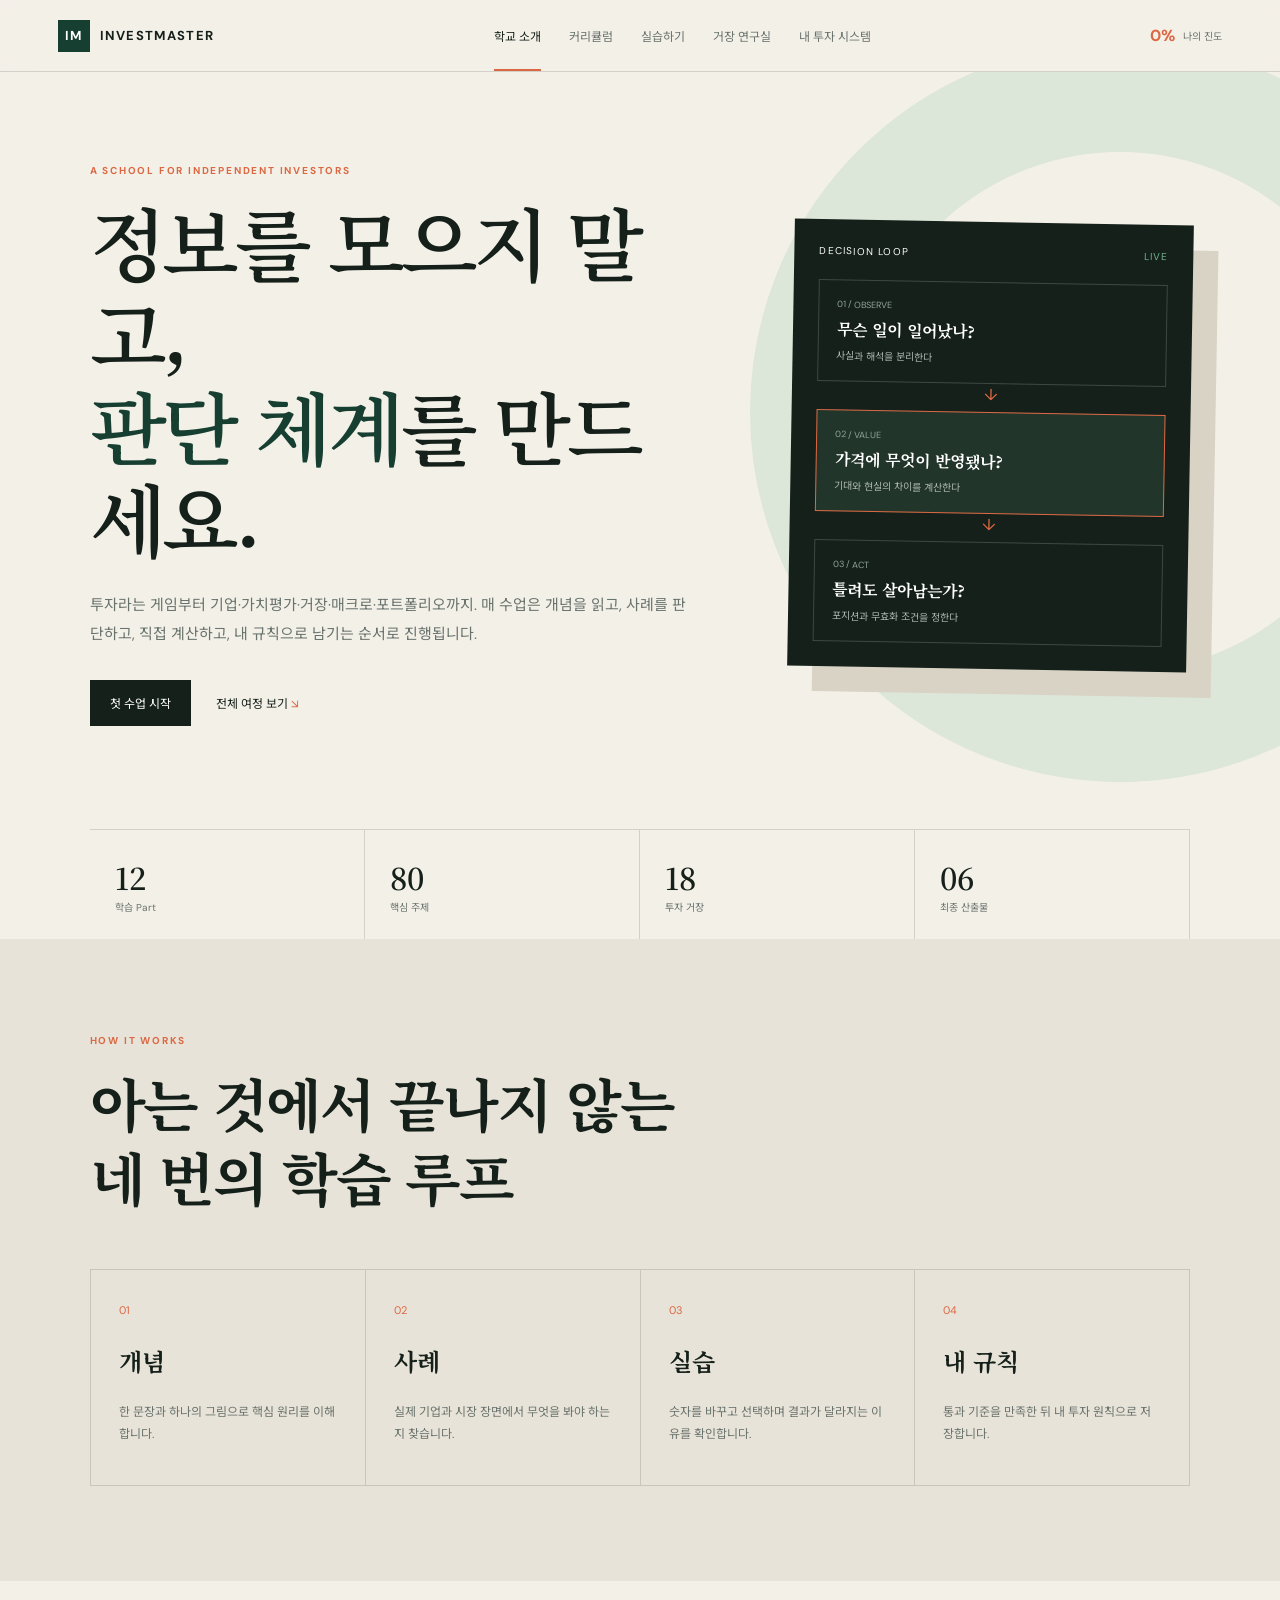
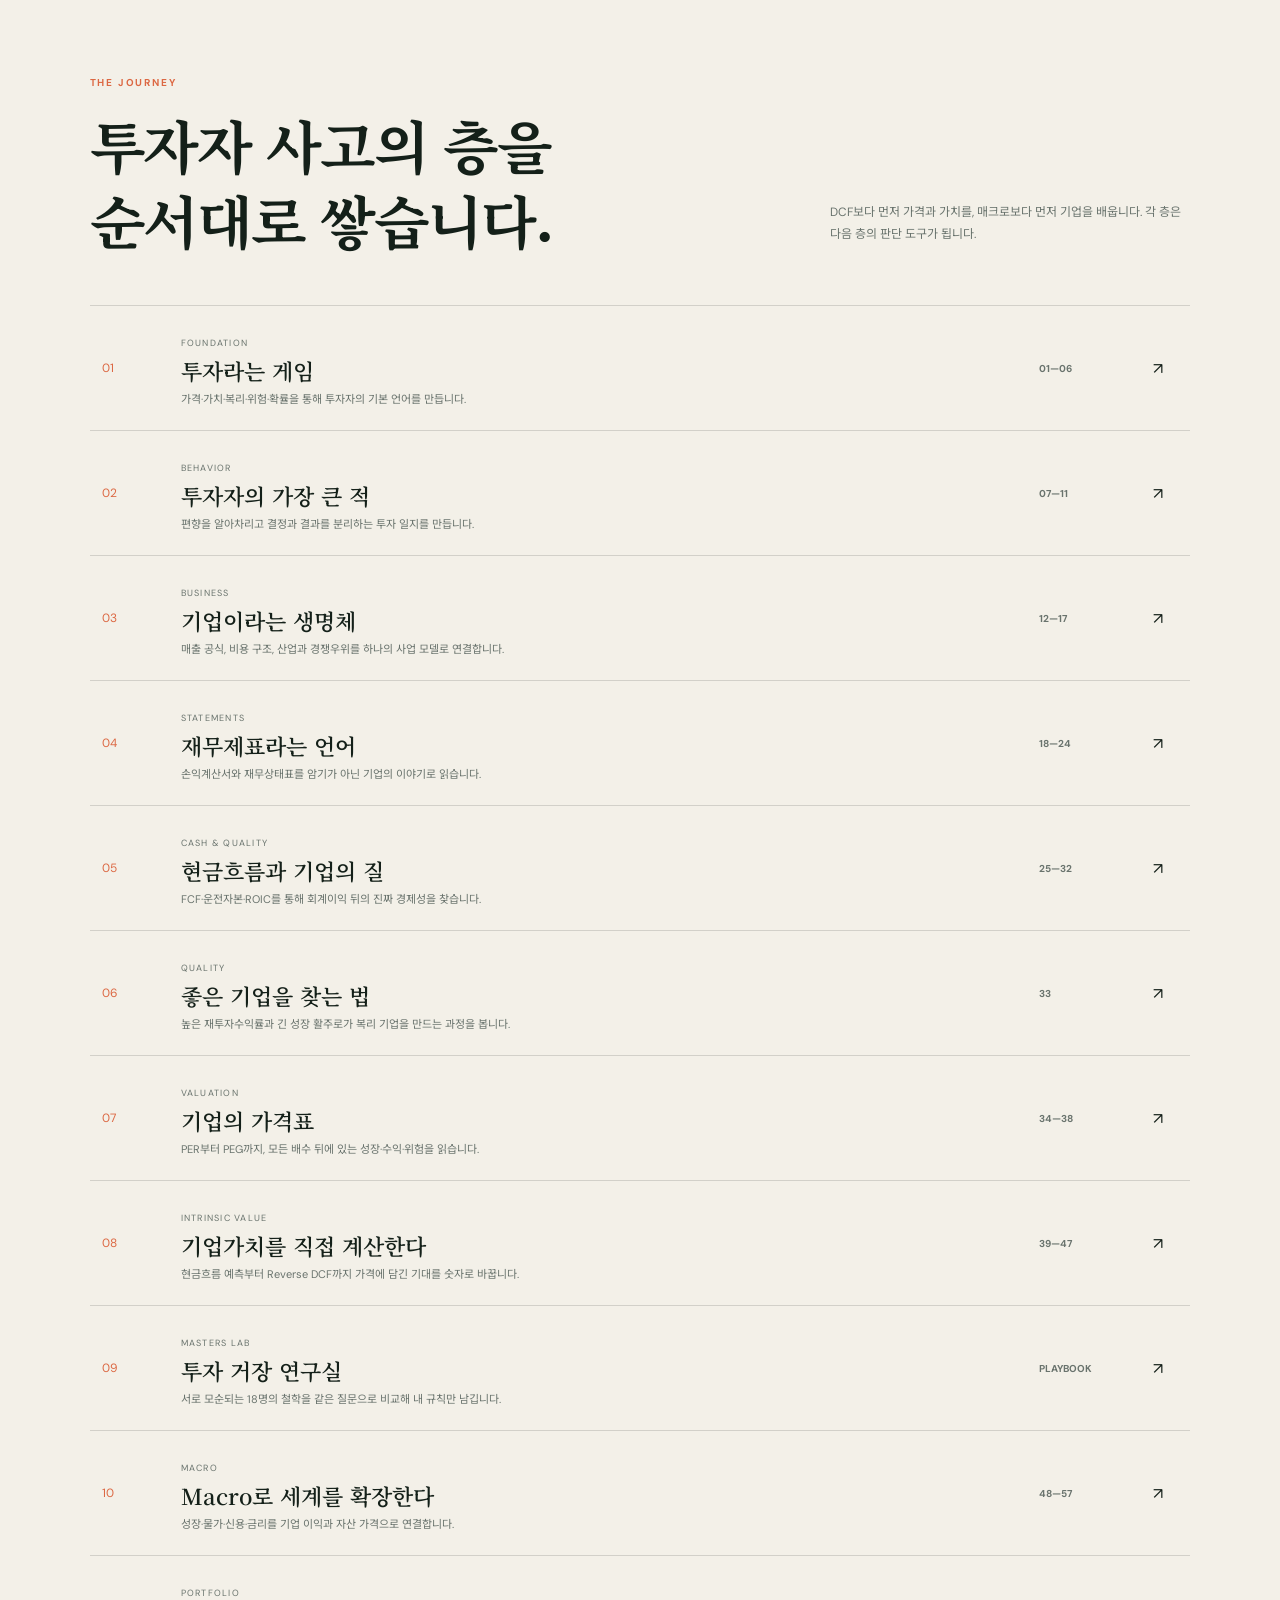
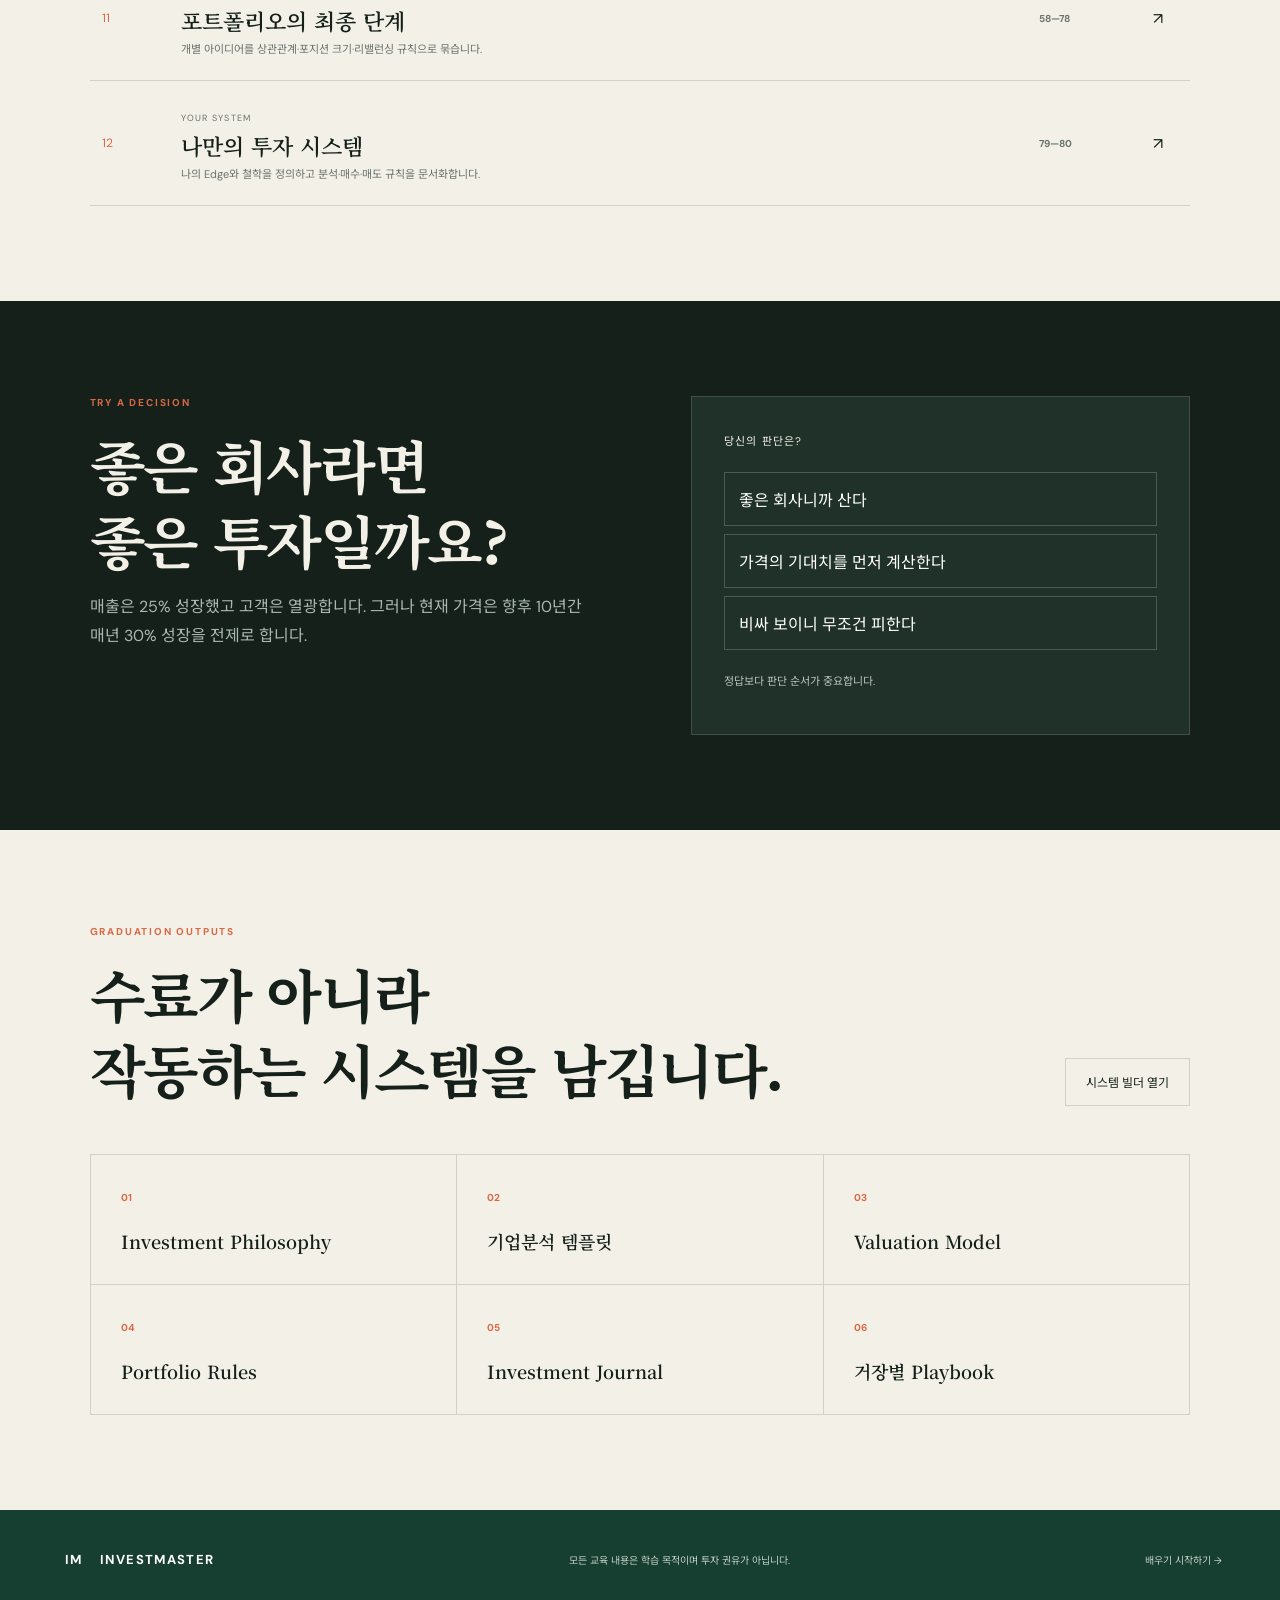
<file: investmaster/index.html>
<!doctype html>
<html lang="ko"><head><meta charset="utf-8"><meta name="viewport" content="width=device-width,initial-scale=1"><meta name="description" content="기업, 가치평가, 거시경제, 포트폴리오를 자기만의 투자 시스템으로 연결하는 인터랙티브 투자학교"><title>InvestMaster — 생각하는 투자자의 학교</title><link rel="preconnect" href="https://fonts.googleapis.com"><link rel="preconnect" href="https://fonts.gstatic.com" crossorigin><link href="https://fonts.googleapis.com/css2?family=DM+Sans:wght@400;500;600;700&family=Noto+Sans+KR:wght@400;500;600;700&family=Noto+Serif+KR:wght@600;700&display=swap" rel="stylesheet"><link rel="stylesheet" href="styles.css"></head>
<body>
<header class="topbar"><a class="brand" href="index.html"><span>IM</span><b>INVESTMASTER</b></a><nav><a class="active" href="index.html">학교 소개</a><a href="curriculum.html">커리큘럼</a><a href="practice.html">실습하기</a><a href="masters.html">거장 연구실</a><a href="system.html">내 투자 시스템</a></nav><a class="progress-pill" href="curriculum.html"><b data-global-progress>0%</b><span>나의 진도</span></a></header>
<main>
<section class="home-hero"><div class="hero-copy"><p class="eyebrow">A SCHOOL FOR INDEPENDENT INVESTORS</p><h1>정보를 모으지 말고,<br><em>판단 체계</em>를 만드세요.</h1><p class="lead">투자라는 게임부터 기업·가치평가·거장·매크로·포트폴리오까지. 매 수업은 개념을 읽고, 사례를 판단하고, 직접 계산하고, 내 규칙으로 남기는 순서로 진행됩니다.</p><div class="hero-actions"><a class="button primary" href="curriculum.html?part=1">첫 수업 시작</a><a class="text-link" href="#journey">전체 여정 보기 <span>↘</span></a></div></div><div class="hero-board" aria-label="투자 판단 과정"><div class="board-top"><span>DECISION LOOP</span><i>LIVE</i></div><div class="loop-node"><small>01 / OBSERVE</small><b>무슨 일이 일어났나?</b><span>사실과 해석을 분리한다</span></div><div class="loop-arrow">↓</div><div class="loop-node accent"><small>02 / VALUE</small><b>가격에 무엇이 반영됐나?</b><span>기대와 현실의 차이를 계산한다</span></div><div class="loop-arrow">↓</div><div class="loop-node"><small>03 / ACT</small><b>틀려도 살아남는가?</b><span>포지션과 무효화 조건을 정한다</span></div></div><div class="hero-stats"><div><b>12</b><span>학습 Part</span></div><div><b>80</b><span>핵심 주제</span></div><div><b>18</b><span>투자 거장</span></div><div><b>06</b><span>최종 산출물</span></div></div></section>
<section class="principles band"><p class="eyebrow">HOW IT WORKS</p><h2>아는 것에서 끝나지 않는<br>네 번의 학습 루프</h2><div class="principle-grid"><article><i>01</i><h3>개념</h3><p>한 문장과 하나의 그림으로 핵심 원리를 이해합니다.</p></article><article><i>02</i><h3>사례</h3><p>실제 기업과 시장 장면에서 무엇을 봐야 하는지 찾습니다.</p></article><article><i>03</i><h3>실습</h3><p>숫자를 바꾸고 선택하며 결과가 달라지는 이유를 확인합니다.</p></article><article><i>04</i><h3>내 규칙</h3><p>통과 기준을 만족한 뒤 내 투자 원칙으로 저장합니다.</p></article></div></section>
<section class="journey section" id="journey"><div class="section-head"><div><p class="eyebrow">THE JOURNEY</p><h2>투자자 사고의 층을<br>순서대로 쌓습니다.</h2></div><p>DCF보다 먼저 가격과 가치를, 매크로보다 먼저 기업을 배웁니다. 각 층은 다음 층의 판단 도구가 됩니다.</p></div><div class="journey-list" id="journeyList"></div></section>
<section class="case-stage band dark"><div><p class="eyebrow">TRY A DECISION</p><h2>좋은 회사라면<br>좋은 투자일까요?</h2><p>매출은 25% 성장했고 고객은 열광합니다. 그러나 현재 가격은 향후 10년간 매년 30% 성장을 전제로 합니다.</p></div><div class="decision-card"><span>당신의 판단은?</span><div class="decision-options"><button data-decision="buy">좋은 회사니까 산다</button><button data-decision="wait">가격의 기대치를 먼저 계산한다</button><button data-decision="avoid">비싸 보이니 무조건 피한다</button></div><p id="decisionFeedback">정답보다 판단 순서가 중요합니다.</p></div></section>
<section class="outputs section"><div class="section-head"><div><p class="eyebrow">GRADUATION OUTPUTS</p><h2>수료가 아니라<br>작동하는 시스템을 남깁니다.</h2></div><a class="button outline" href="system.html">시스템 빌더 열기</a></div><div class="output-grid"><article><b>01</b><span>Investment Philosophy</span></article><article><b>02</b><span>기업분석 템플릿</span></article><article><b>03</b><span>Valuation Model</span></article><article><b>04</b><span>Portfolio Rules</span></article><article><b>05</b><span>Investment Journal</span></article><article><b>06</b><span>거장별 Playbook</span></article></div></section>
</main><footer><div class="brand"><span>IM</span><b>INVESTMASTER</b></div><p>모든 교육 내용은 학습 목적이며 투자 권유가 아닙니다.</p><a href="curriculum.html">배우기 시작하기 →</a></footer><script src="data.js"></script><script src="app.js"></script></body></html>
</file>
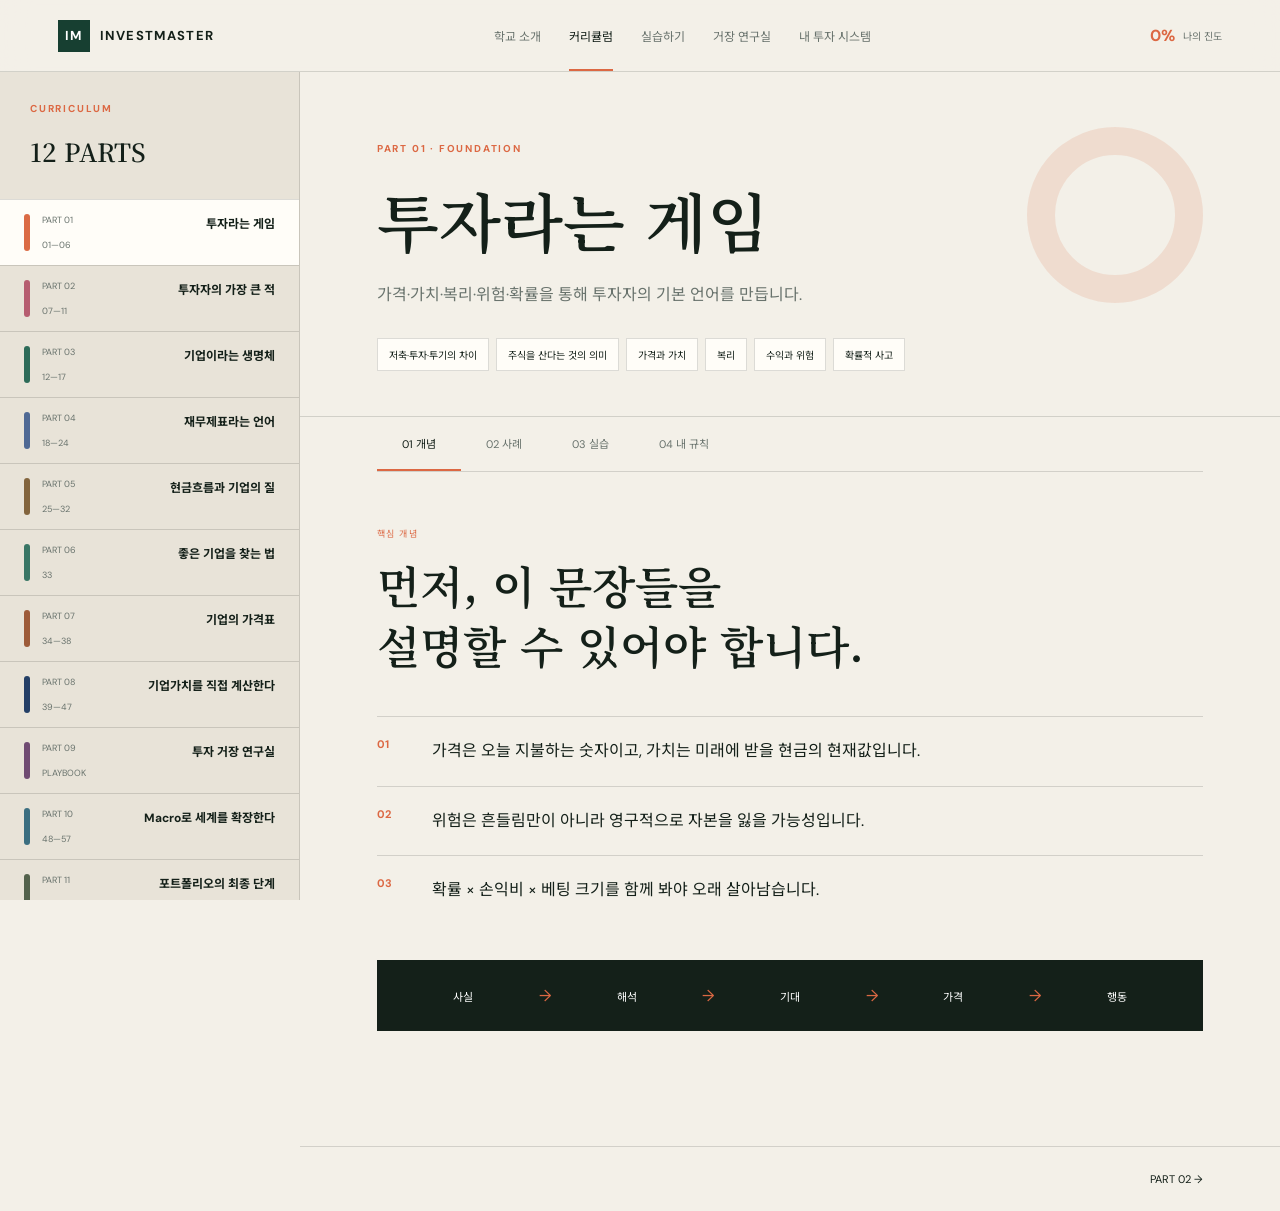
<file: investmaster/curriculum.html>
<!doctype html><html lang="ko"><head><meta charset="utf-8"><meta name="viewport" content="width=device-width,initial-scale=1"><title>커리큘럼 — InvestMaster</title><link rel="preconnect" href="https://fonts.googleapis.com"><link rel="preconnect" href="https://fonts.gstatic.com" crossorigin><link href="https://fonts.googleapis.com/css2?family=DM+Sans:wght@400;500;600;700&family=Noto+Sans+KR:wght@400;500;600;700&family=Noto+Serif+KR:wght@600;700&display=swap" rel="stylesheet"><link rel="stylesheet" href="styles.css"></head><body>
<header class="topbar"><a class="brand" href="index.html"><span>IM</span><b>INVESTMASTER</b></a><nav><a href="index.html">학교 소개</a><a class="active" href="curriculum.html">커리큘럼</a><a href="practice.html">실습하기</a><a href="masters.html">거장 연구실</a><a href="system.html">내 투자 시스템</a></nav><a class="progress-pill" href="#lesson"><b data-global-progress>0%</b><span>나의 진도</span></a></header>
<main class="course-shell"><aside class="course-nav"><div><p class="eyebrow">CURRICULUM</p><h2>12 PARTS</h2></div><div id="partNav"></div></aside><div class="course-main"><section class="course-hero" id="courseHero"></section><section class="lesson-workspace" id="lesson"><div class="lesson-tabs" role="tablist"><button class="active" data-tab="concept">01 개념</button><button data-tab="case">02 사례</button><button data-tab="practice">03 실습</button><button data-tab="rule">04 내 규칙</button></div><div id="lessonPanel"></div></section><div class="course-pager" id="coursePager"></div></div></main>
<script src="data.js"></script><script src="app.js"></script><script src="curriculum.js"></script></body></html>
</file>
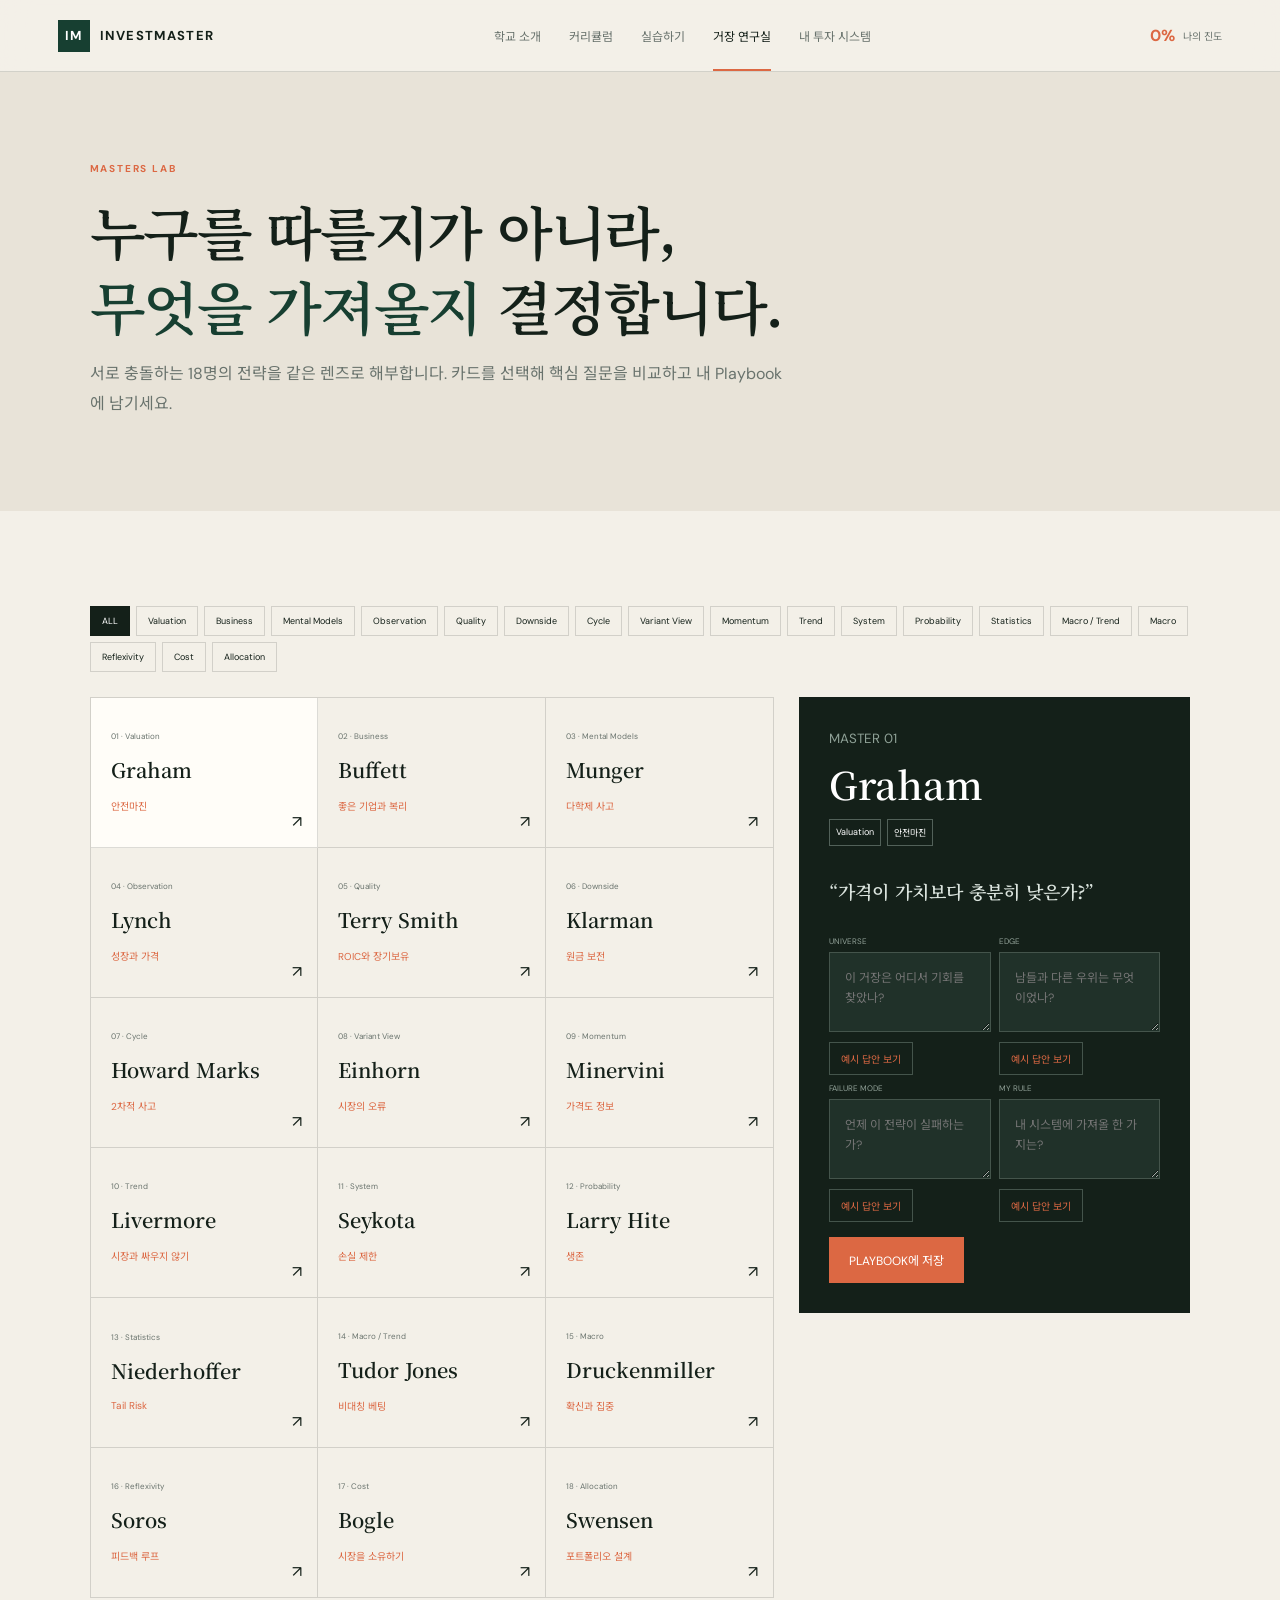
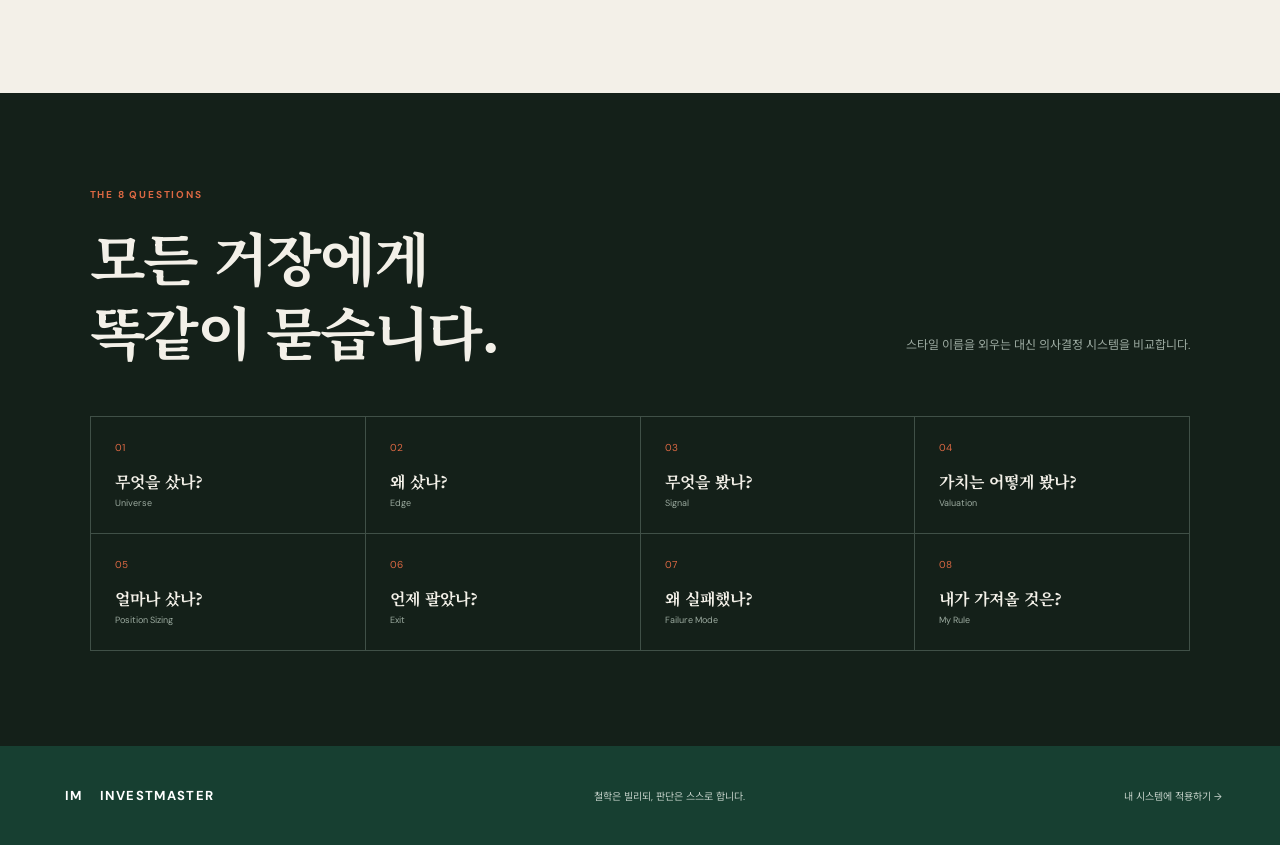
<file: investmaster/masters.html>
<!doctype html><html lang="ko"><head><meta charset="utf-8"><meta name="viewport" content="width=device-width,initial-scale=1"><title>거장 연구실 — InvestMaster</title><link rel="preconnect" href="https://fonts.googleapis.com"><link rel="preconnect" href="https://fonts.gstatic.com" crossorigin><link href="https://fonts.googleapis.com/css2?family=DM+Sans:wght@400;500;600;700&family=Noto+Sans+KR:wght@400;500;600;700&family=Noto+Serif+KR:wght@600;700&display=swap" rel="stylesheet"><link rel="stylesheet" href="styles.css"></head><body>
<header class="topbar"><a class="brand" href="index.html"><span>IM</span><b>INVESTMASTER</b></a><nav><a href="index.html">학교 소개</a><a href="curriculum.html">커리큘럼</a><a href="practice.html">실습하기</a><a class="active" href="masters.html">거장 연구실</a><a href="system.html">내 투자 시스템</a></nav><a class="progress-pill" href="curriculum.html"><b data-global-progress>0%</b><span>나의 진도</span></a></header>
<main><section class="sub-hero masters-hero"><p class="eyebrow">MASTERS LAB</p><h1>누구를 따를지가 아니라,<br><em>무엇을 가져올지</em> 결정합니다.</h1><p>서로 충돌하는 18명의 전략을 같은 렌즈로 해부합니다. 카드를 선택해 핵심 질문을 비교하고 내 Playbook에 남기세요.</p></section>
<section class="master-lab section"><div class="master-filters" id="masterFilters"></div><div class="master-layout"><div class="master-grid" id="masterGrid"></div><aside class="master-detail" id="masterDetail"></aside></div></section>
<section class="matrix-section band dark"><div class="section-head"><div><p class="eyebrow">THE 8 QUESTIONS</p><h2>모든 거장에게<br>똑같이 묻습니다.</h2></div><p>스타일 이름을 외우는 대신 의사결정 시스템을 비교합니다.</p></div><div class="question-grid" id="questionGrid"></div></section></main>
<footer><div class="brand"><span>IM</span><b>INVESTMASTER</b></div><p>철학은 빌리되, 판단은 스스로 합니다.</p><a href="system.html">내 시스템에 적용하기 →</a></footer><script src="data.js"></script><script src="app.js"></script><script src="masters.js"></script></body></html>
</file>
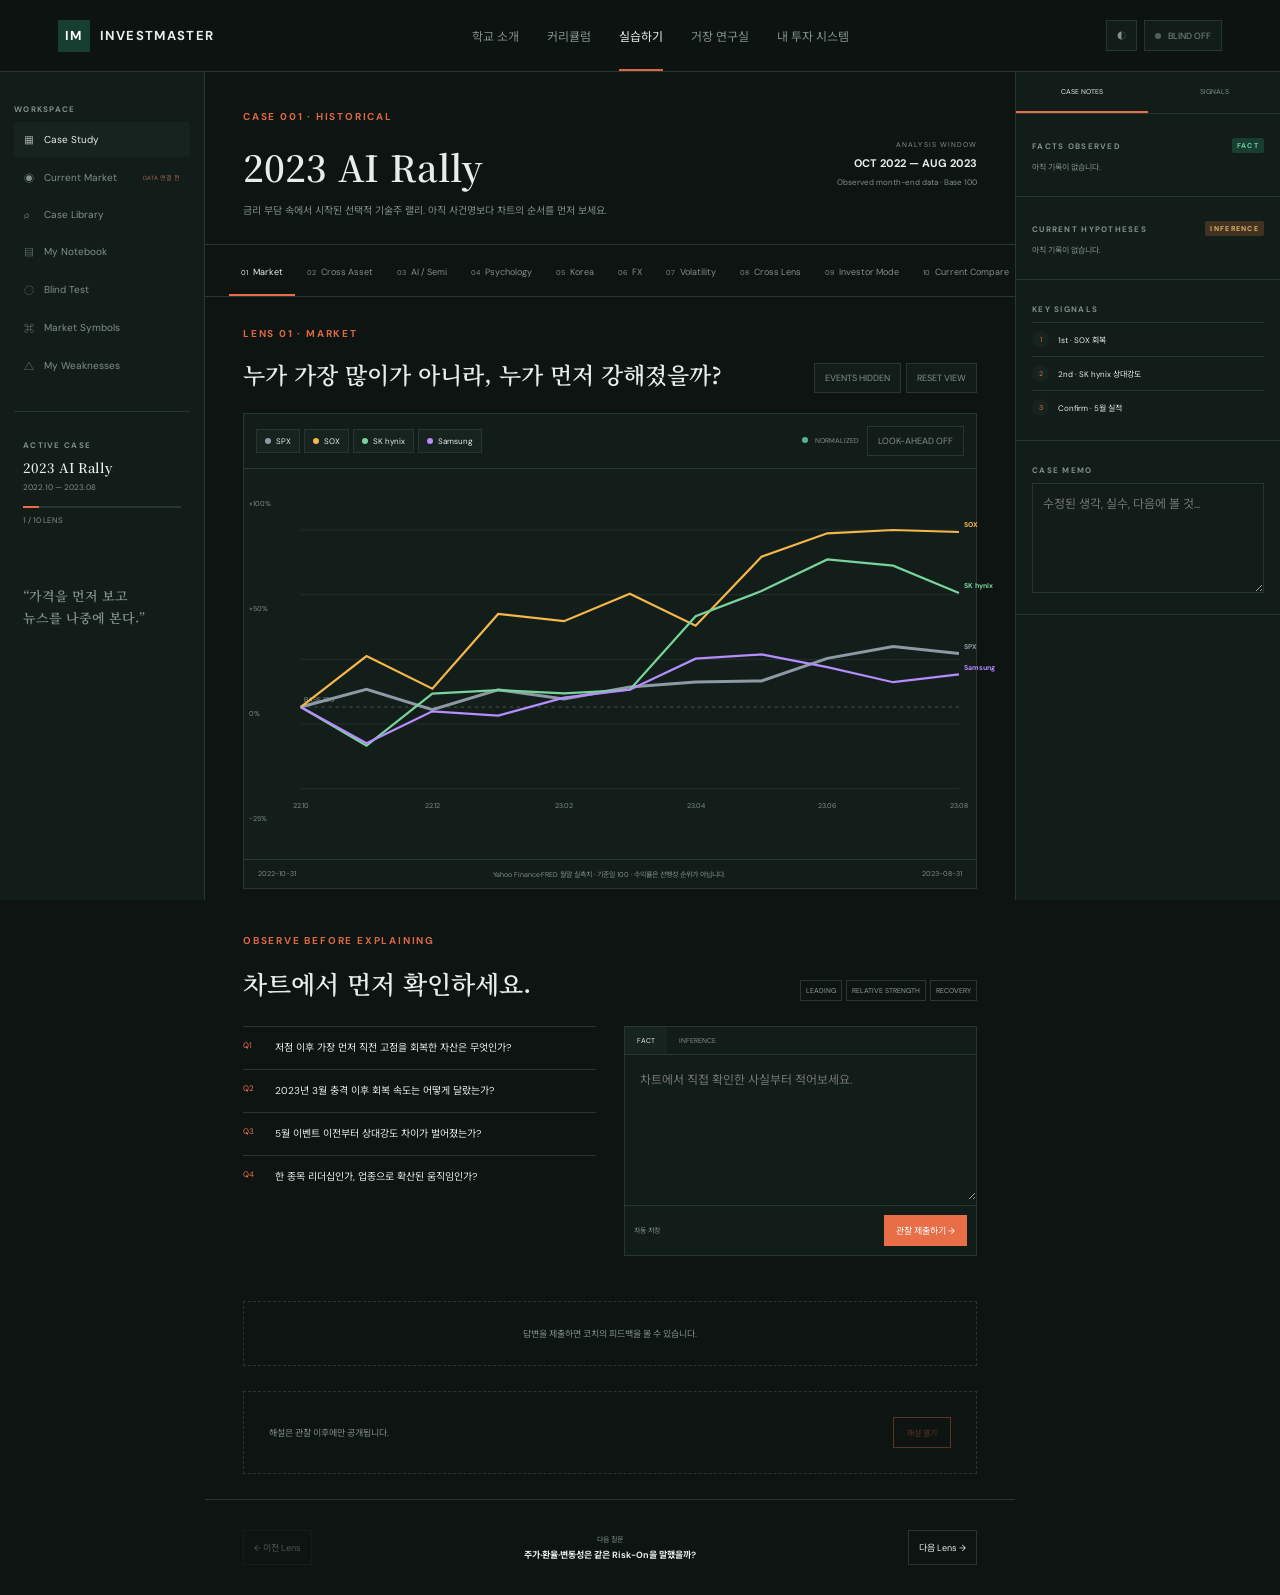
<file: investmaster/practice.html>
<!doctype html><html lang="ko"><head><meta charset="utf-8"><meta name="viewport" content="width=device-width,initial-scale=1"><meta name="description" content="차트에서 먼저 움직인 자산과 시장의 선반영을 찾는 매크로 투자 Case Study 워크스페이스"><title>실습하기 — InvestMaster</title><link rel="preconnect" href="https://fonts.googleapis.com"><link rel="preconnect" href="https://fonts.gstatic.com" crossorigin><link href="https://fonts.googleapis.com/css2?family=DM+Sans:wght@400;500;600;700&family=Noto+Sans+KR:wght@400;500;600;700&family=Noto+Serif+KR:wght@600;700&display=swap" rel="stylesheet"><link rel="stylesheet" href="styles.css"></head><body class="practice-body">
<header class="topbar practice-top"><a class="brand" href="index.html"><span>IM</span><b>INVESTMASTER</b></a><nav><a href="index.html">학교 소개</a><a href="curriculum.html">커리큘럼</a><a class="active" href="practice.html">실습하기</a><a href="masters.html">거장 연구실</a><a href="system.html">내 투자 시스템</a></nav><div class="practice-actions"><button id="themeToggle" aria-label="색상 모드 변경">◐</button><button id="blindToggle"><i></i> BLIND OFF</button></div></header>
<main class="practice-shell">
  <aside class="practice-left">
    <p class="side-label">WORKSPACE</p><nav class="workspace-nav"><button class="active" data-view="case">▦ <span>Case Study</span></button><button data-view="current">◉ <span>Current Market</span><small>DATA 연결 전</small></button><button data-view="library">⌕ <span>Case Library</span></button><button data-view="notebook">▤ <span>My Notebook</span></button><button data-view="blind">◌ <span>Blind Test</span></button><button data-view="symbols">⌘ <span>Market Symbols</span></button><button data-view="weakness">△ <span>My Weaknesses</span></button></nav>
    <div class="case-mini"><p class="side-label">ACTIVE CASE</p><b id="sideCaseTitle">2023 AI Rally</b><span id="sideCasePeriod">2022.10 — 2023.08</span><div><i id="caseProgressBar"></i></div><small id="caseProgressText">1 / 10 LENS</small></div>
    <blockquote>“가격을 먼저 보고<br>뉴스를 나중에 본다.”</blockquote>
  </aside>

  <section class="practice-main">
    <div id="workspaceView">
      <header class="case-header"><div><p class="eyebrow" id="caseEyebrow">CASE 001 · HISTORICAL</p><h1 id="caseTitle">2023 AI Rally</h1><p id="caseIntro">금리 부담 속에서 시작된 선택적 기술주 랠리. 아직 사건명보다 차트의 순서를 먼저 보세요.</p></div><div class="case-period"><small>ANALYSIS WINDOW</small><b id="casePeriod">OCT 2022 — AUG 2023</b><span>Observed month-end data · Base 100</span></div></header>
      <div class="lens-strip" id="lensStrip"></div>
      <section class="lens-head"><div><p class="eyebrow" id="lensNumber"></p><h2 id="lensTitle"></h2></div><div class="lens-tools"><button id="eventToggle">EVENTS HIDDEN</button><button id="resetChart">RESET VIEW</button></div></section>
      <section class="chart-card-pro">
        <div class="chart-toolbar"><div id="symbolToggles"></div><div class="chart-meta"><span><i></i> NORMALIZED</span><button id="timeCutToggle">LOOK-AHEAD OFF</button></div></div>
        <div class="chart-wrap"><div class="y-axis"><span>+100%</span><span>+50%</span><span>0%</span><span>-25%</span></div><svg id="marketChart" viewBox="0 0 900 390" role="img" aria-label="정규화된 자산 가격 비교 차트"></svg><div class="chart-tooltip" id="chartTooltip"></div></div>
        <div class="chart-footer"><span id="chartPeriod">2022-10-31</span><p>Yahoo Finance·FRED 월말 실측치 · 기준일 100 · 수익률은 선행성 순위가 아닙니다.</p><span>2023-08-31</span></div>
      </section><section class="lens-supplement" id="lensSupplement"></section>
      <section class="observation-section"><div class="observation-head"><div><p class="eyebrow">OBSERVE BEFORE EXPLAINING</p><h2>차트에서 먼저 확인하세요.</h2></div><div class="concept-badges"><span>LEADING</span><span>RELATIVE STRENGTH</span><span>DIVERGENCE</span></div></div><div class="observation-layout"><ol class="questions" id="questions"></ol><div class="answer-box"><div class="answer-type"><button class="active" data-answer-type="fact">FACT</button><button data-answer-type="inference">INFERENCE</button></div><textarea id="caseAnswer" placeholder="차트에서 직접 확인한 사실부터 적어보세요."></textarea><div class="answer-actions"><span id="saveStatus">자동 저장</span><button id="submitAnswer">관찰 제출하기 →</button></div></div></div></section>
      <section class="coach-feedback locked" id="coachFeedback"><div class="feedback-lock">답변을 제출하면 코치의 피드백을 볼 수 있습니다.</div></section>
      <section class="explanation locked" id="explanation"><div class="explanation-cover"><span>해설은 관찰 이후에만 공개됩니다.</span><button id="revealExplanation" disabled>해설 열기</button></div></section>
      <div class="lens-next"><button id="prevLens">← 이전 Lens</button><div><span>다음 질문</span><b id="nextPreview"></b></div><button id="nextLens">다음 Lens →</button></div>
    </div>
    <div id="secondaryView" hidden></div>
  </section>

  <aside class="practice-right">
    <div class="right-tabs"><button class="active" data-right="notes">CASE NOTES</button><button data-right="signals">SIGNALS</button></div>
    <div id="rightPanel"><section><p class="side-label">FACTS OBSERVED <span class="badge fact">FACT</span></p><div class="note-list" id="factNotes"><p>아직 기록된 Fact가 없습니다.</p></div></section><section><p class="side-label">CURRENT HYPOTHESES <span class="badge inference">INFERENCE</span></p><div class="note-list" id="inferenceNotes"><p>아직 기록된 Inference가 없습니다.</p></div></section><section><p class="side-label">KEY SIGNALS</p><div class="signal-stack" id="signalStack"></div></section><section><p class="side-label">CASE MEMO</p><textarea id="caseMemo" placeholder="수정된 생각, 실수, 다음에 볼 것..."></textarea></section></div>
  </aside>
</main>
<script src="data.js"></script><script src="app.js"></script><script src="practice.js"></script></body></html>
</file>
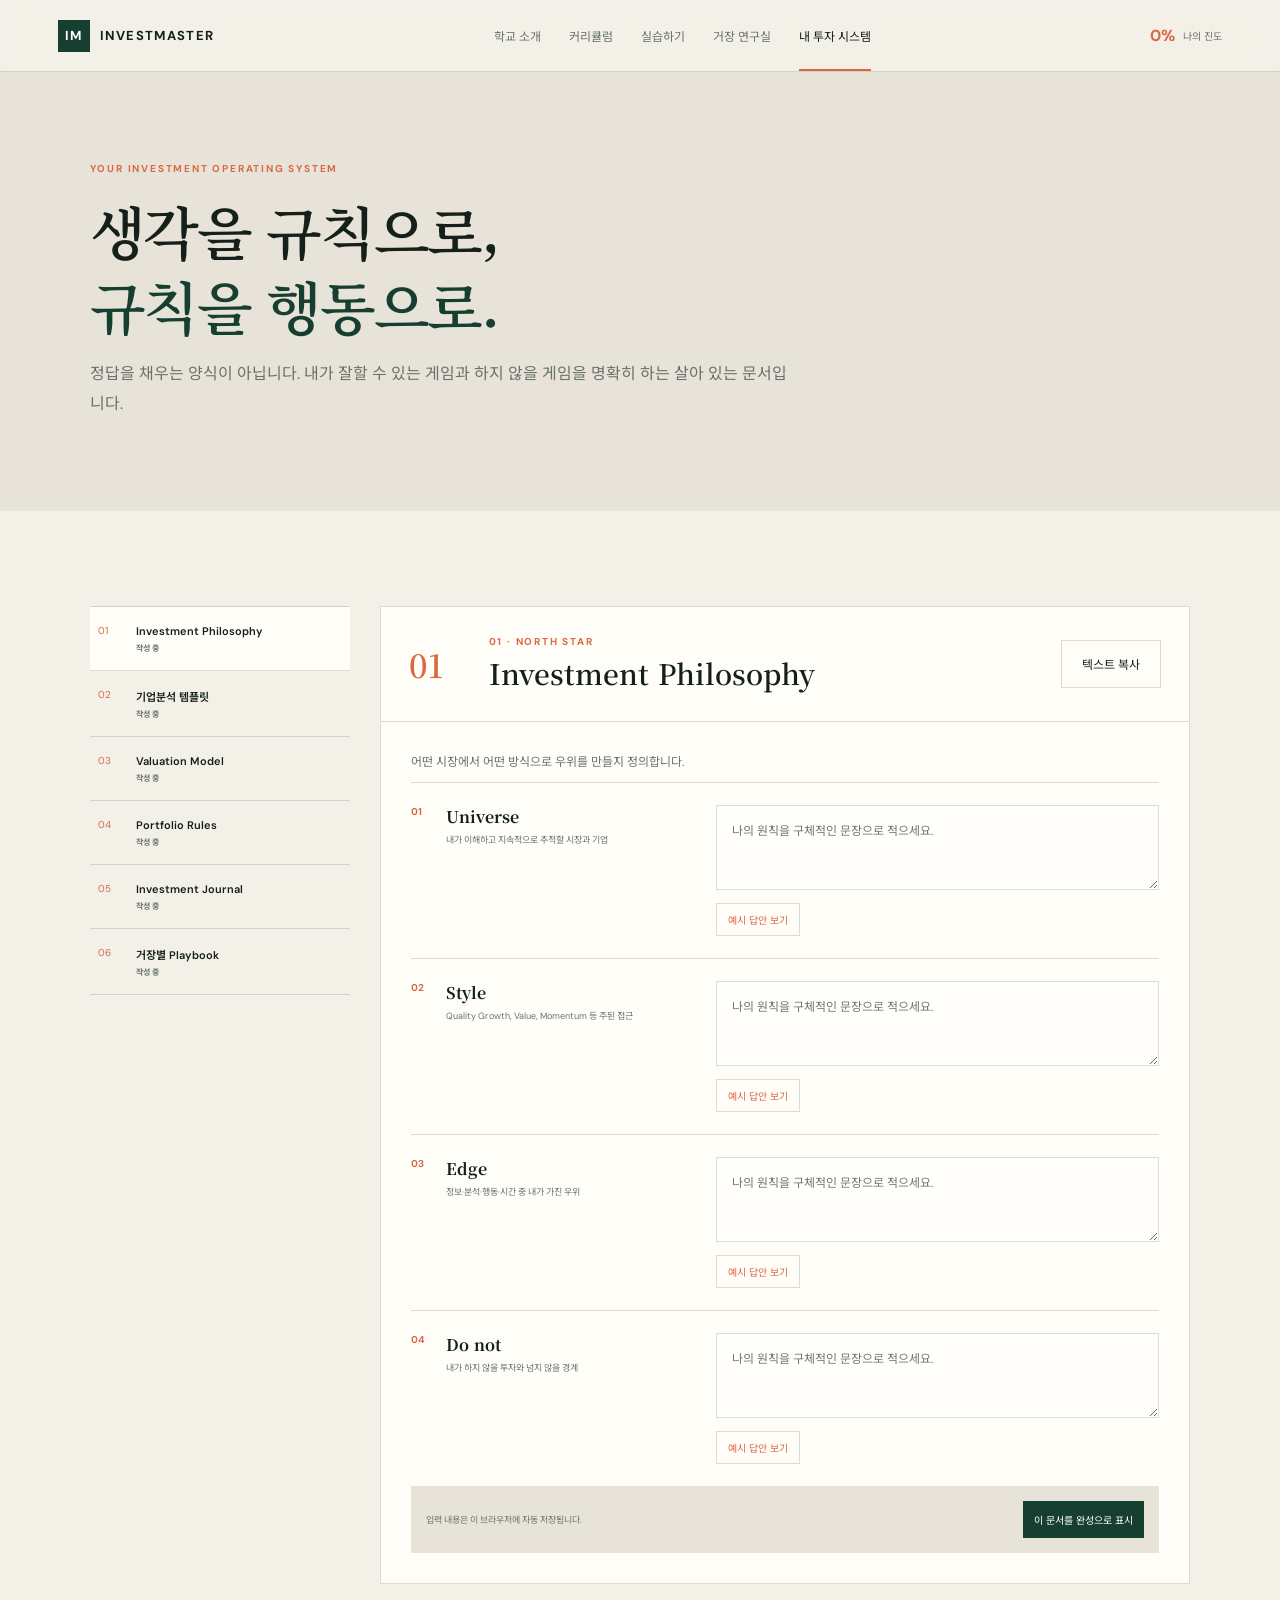
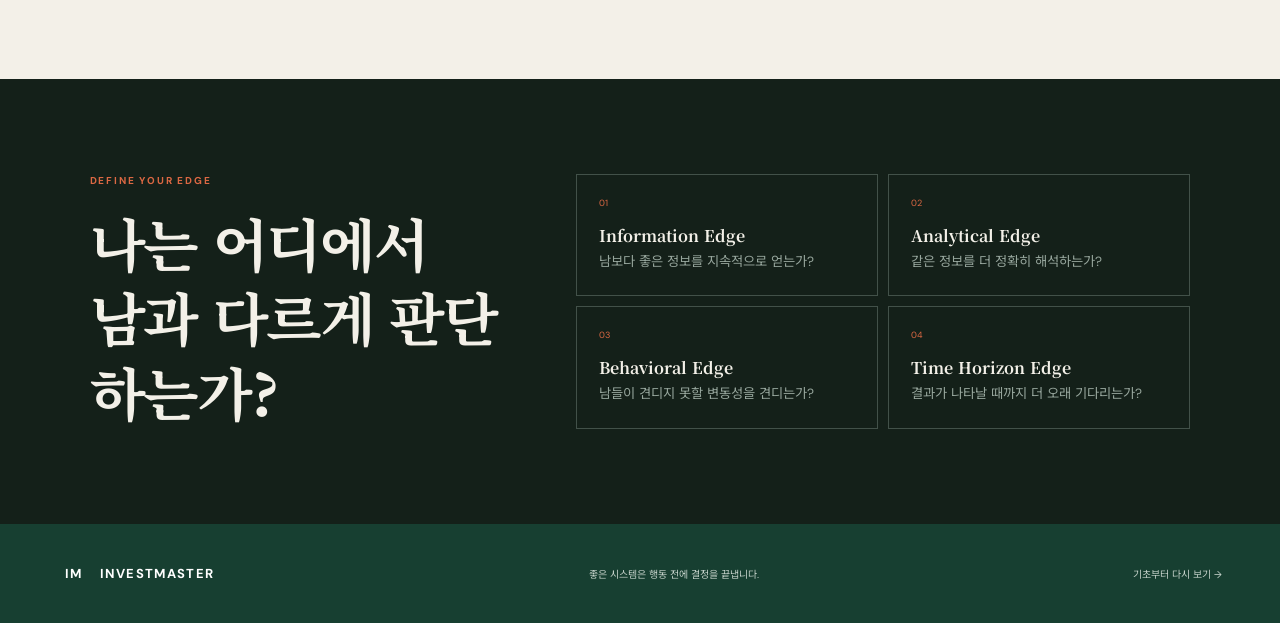
<file: investmaster/system.html>
<!doctype html><html lang="ko"><head><meta charset="utf-8"><meta name="viewport" content="width=device-width,initial-scale=1"><title>내 투자 시스템 — InvestMaster</title><link rel="preconnect" href="https://fonts.googleapis.com"><link rel="preconnect" href="https://fonts.gstatic.com" crossorigin><link href="https://fonts.googleapis.com/css2?family=DM+Sans:wght@400;500;600;700&family=Noto+Sans+KR:wght@400;500;600;700&family=Noto+Serif+KR:wght@600;700&display=swap" rel="stylesheet"><link rel="stylesheet" href="styles.css"></head><body>
<header class="topbar"><a class="brand" href="index.html"><span>IM</span><b>INVESTMASTER</b></a><nav><a href="index.html">학교 소개</a><a href="curriculum.html">커리큘럼</a><a href="practice.html">실습하기</a><a href="masters.html">거장 연구실</a><a class="active" href="system.html">내 투자 시스템</a></nav><a class="progress-pill" href="curriculum.html"><b data-global-progress>0%</b><span>나의 진도</span></a></header>
<main><section class="sub-hero system-hero"><p class="eyebrow">YOUR INVESTMENT OPERATING SYSTEM</p><h1>생각을 규칙으로,<br><em>규칙을 행동으로.</em></h1><p>정답을 채우는 양식이 아닙니다. 내가 잘할 수 있는 게임과 하지 않을 게임을 명확히 하는 살아 있는 문서입니다.</p></section>
<section class="system-wrap section"><aside class="artifact-nav" id="artifactNav"></aside><div class="builder"><div class="builder-head"><span id="artifactNo"></span><div><p class="eyebrow" id="artifactKicker"></p><h2 id="artifactTitle"></h2></div><button class="button outline" id="copyArtifact">텍스트 복사</button></div><div class="builder-body" id="builderBody"></div></div></section>
<section class="edge-section band dark"><div><p class="eyebrow">DEFINE YOUR EDGE</p><h2>나는 어디에서<br>남과 다르게 판단하는가?</h2></div><div class="edge-grid" id="edgeGrid"></div></section></main>
<footer><div class="brand"><span>IM</span><b>INVESTMASTER</b></div><p>좋은 시스템은 행동 전에 결정을 끝냅니다.</p><a href="curriculum.html?part=1">기초부터 다시 보기 →</a></footer><script src="data.js"></script><script src="app.js"></script><script src="system.js"></script></body></html>
</file>
<file: investmaster/styles.css>
:root{--ink:#142019;--green:#173f31;--orange:#dc6843;--paper:#f3f0e8;--cream:#e8e3d8;--white:#fffdf8;--muted:#69736d;--line:rgba(20,32,25,.15);--serif:'Noto Serif KR',serif}*{box-sizing:border-box}html{scroll-behavior:smooth}body{margin:0;background:var(--paper);color:var(--ink);font-family:'DM Sans','Noto Sans KR',sans-serif}button,input,textarea{font:inherit}button,a{color:inherit}.topbar{height:72px;padding:0 4.5vw;display:flex;align-items:center;justify-content:space-between;border-bottom:1px solid var(--line);position:sticky;top:0;background:rgba(243,240,232,.94);backdrop-filter:blur(15px);z-index:20}.brand{display:flex;align-items:center;gap:10px;text-decoration:none;letter-spacing:.1em;font-size:13px}.brand span{display:grid;place-items:center;width:32px;height:32px;background:var(--green);color:white;font-weight:700}.topbar nav{display:flex;gap:28px}.topbar nav a{text-decoration:none;font-size:12px;color:var(--muted);padding:27px 0 24px;border-bottom:2px solid transparent}.topbar nav a.active{color:var(--ink);border-color:var(--orange)}.progress-pill{text-decoration:none;display:flex;align-items:center;gap:8px}.progress-pill b{color:var(--orange)}.progress-pill span{font-size:10px;color:var(--muted)}.eyebrow{font-size:10px;font-weight:700;letter-spacing:.18em;color:var(--orange);margin:0 0 18px}.home-hero{min-height:760px;padding:92px 7vw 0;display:grid;grid-template-columns:1.2fr .8fr;gap:8vw;position:relative;overflow:hidden}.home-hero:after{content:'';position:absolute;width:520px;height:520px;border:110px solid #dce6d9;border-radius:50%;right:-210px;top:-30px;z-index:-1}.hero-copy h1,.sub-hero h1{font:600 clamp(48px,6.2vw,88px)/1.16 var(--serif);letter-spacing:-.055em;margin:0}.hero-copy h1 em,.sub-hero h1 em{font-style:normal;color:var(--green)}.lead{max-width:620px;line-height:1.9;color:var(--muted);font-size:15px;margin:28px 0 32px}.hero-actions{display:flex;align-items:center;gap:25px}.button{display:inline-block;border:0;padding:14px 20px;text-decoration:none;font-size:12px;cursor:pointer}.button.primary{background:var(--ink);color:white}.button.outline{border:1px solid var(--line);background:transparent}.text-link{text-decoration:none;font-size:12px}.text-link span{color:var(--orange)}.hero-board{align-self:center;background:var(--ink);color:white;padding:25px;box-shadow:25px 25px 0 #d9d3c6;transform:rotate(1deg)}.board-top{display:flex;justify-content:space-between;font-size:10px;letter-spacing:.12em;margin-bottom:22px}.board-top i{font-style:normal;color:#75b492}.loop-node{border:1px solid rgba(255,255,255,.18);padding:18px}.loop-node small,.loop-node b,.loop-node span{display:block}.loop-node small{font-size:9px;color:#91a49a}.loop-node b{font-family:var(--serif);margin:7px 0}.loop-node span{font-size:10px;color:#aeb8b1}.loop-node.accent{border-color:var(--orange);background:#22352b}.loop-arrow{text-align:center;color:var(--orange);height:28px}.hero-stats{grid-column:1/-1;align-self:end;display:grid;grid-template-columns:repeat(4,1fr);border-top:1px solid var(--line)}.hero-stats div{padding:25px;border-right:1px solid var(--line)}.hero-stats b,.hero-stats span{display:block}.hero-stats b{font:600 30px var(--serif)}.hero-stats span{font-size:10px;color:var(--muted)}.band,.section{padding:95px 7vw}.principles{background:var(--cream)}.principles h2,.section-head h2,.case-stage h2,.sub-hero h1,.matrix-section h2,.edge-section h2{font-family:var(--serif);font-size:clamp(34px,4.5vw,58px);letter-spacing:-.04em;margin:0;line-height:1.3}.principle-grid{display:grid;grid-template-columns:repeat(4,1fr);margin-top:55px;border-top:1px solid var(--line);border-left:1px solid var(--line)}.principle-grid article{padding:28px;border-right:1px solid var(--line);border-bottom:1px solid var(--line)}.principle-grid i{font-style:normal;color:var(--orange);font-size:11px}.principle-grid h3{font-family:var(--serif);font-size:24px}.principle-grid p{color:var(--muted);font-size:12px;line-height:1.8}.section-head{display:flex;align-items:flex-end;justify-content:space-between;gap:40px;margin-bottom:48px}.section-head>p{max-width:360px;color:var(--muted);font-size:12px;line-height:1.8}.journey-list{border-top:1px solid var(--line)}.journey-row{display:grid;grid-template-columns:55px 1fr 90px 25px;align-items:center;gap:24px;text-decoration:none;padding:24px 12px;border-bottom:1px solid var(--line);transition:.2s}.journey-row:hover{background:var(--white);padding-left:24px}.journey-row>span{color:var(--orange);font-size:12px}.journey-row small{font-size:9px;letter-spacing:.14em;color:var(--muted)}.journey-row h3{font:600 22px var(--serif);margin:4px 0}.journey-row p{margin:0;color:var(--muted);font-size:11px}.journey-row>b{font-size:10px;color:var(--muted)}.journey-row>i{font-style:normal}.dark{background:var(--ink);color:var(--paper)}.case-stage{display:grid;grid-template-columns:1fr 1fr;gap:8vw}.case-stage>div>p:last-child{color:#aab7ae;line-height:1.8}.decision-card{background:#203129;padding:32px;border:1px solid rgba(255,255,255,.14)}.decision-card>span{font-size:11px;letter-spacing:.1em}.decision-options{display:grid;gap:8px;margin:22px 0}.decision-options button{padding:14px;text-align:left;background:transparent;border:1px solid rgba(255,255,255,.2);color:white;cursor:pointer}.decision-options button.selected,.decision-options button:hover{background:var(--paper);color:var(--ink)}#decisionFeedback{font-size:11px;color:#b9c4bd;line-height:1.7}.output-grid{display:grid;grid-template-columns:repeat(3,1fr);border-left:1px solid var(--line);border-top:1px solid var(--line)}.output-grid article{padding:30px;border-right:1px solid var(--line);border-bottom:1px solid var(--line);min-height:120px}.output-grid b{color:var(--orange);font-size:10px}.output-grid span{display:block;font:600 18px var(--serif);margin-top:22px}footer{padding:32px 4.5vw;background:var(--green);color:white;display:flex;justify-content:space-between;align-items:center}footer p,footer a{font-size:10px;color:#c3d0c8}footer a{text-decoration:none}
/* course */.course-shell{display:grid;grid-template-columns:300px 1fr;min-height:calc(100vh - 72px)}.course-nav{border-right:1px solid var(--line);position:sticky;top:72px;height:calc(100vh - 72px);overflow:auto;background:var(--cream)}.course-nav>div:first-child{padding:30px}.course-nav h2{margin:0;font:600 25px var(--serif)}#partNav a{display:grid;grid-template-columns:8px 1fr auto;gap:7px 10px;padding:14px 24px;text-decoration:none;border-top:1px solid var(--line)}#partNav a.active,#partNav a:hover{background:var(--white)}#partNav i{grid-row:1/3;width:6px;height:100%;border-radius:4px}#partNav span,#partNav small{font-size:9px;color:var(--muted)}#partNav b{font-size:12px}.course-main{min-width:0}.course-hero{padding:70px 6vw 45px;border-bottom:1px solid var(--line);position:relative}.course-hero:after{content:'';position:absolute;right:6vw;top:55px;width:120px;height:120px;border-radius:50%;border:28px solid var(--part-color);opacity:.15}.course-hero h1{font:600 clamp(40px,5vw,68px) var(--serif);margin:0}.course-hero>p:not(.eyebrow){color:var(--muted);line-height:1.8}.lesson-chips{display:flex;flex-wrap:wrap;gap:7px;margin-top:28px}.lesson-chips label{cursor:pointer}.lesson-chips input{position:absolute;opacity:0}.lesson-chips span{display:block;padding:8px 11px;background:var(--white);border:1px solid var(--line);font-size:10px}.lesson-chips input:checked+span{text-decoration:line-through;background:#dce8dc}.lesson-workspace{padding:0 6vw 60px}.lesson-tabs{display:flex;border-bottom:1px solid var(--line);position:sticky;top:72px;background:var(--paper);z-index:5}.lesson-tabs button{border:0;background:none;padding:18px 25px;font-size:11px;color:var(--muted);cursor:pointer;border-bottom:2px solid transparent}.lesson-tabs button.active{color:var(--ink);border-color:var(--orange)}.lesson-panel{padding:55px 0;min-height:540px}.panel-label{font-size:9px;letter-spacing:.16em;color:var(--orange)}.lesson-panel>h2{font:600 clamp(30px,3.5vw,46px)/1.35 var(--serif);margin:15px 0 40px}.concept-list{list-style:none;padding:0;max-width:850px}.concept-list li{display:grid;grid-template-columns:55px 1fr;border-top:1px solid var(--line);padding:20px 0}.concept-list li b{color:var(--orange);font-size:11px}.concept-list p{margin:0;line-height:1.8}.lesson-map,.scenario-chain{display:flex;align-items:center;gap:14px;background:var(--ink);color:white;padding:25px;margin-top:35px}.lesson-map span,.scenario-chain span{flex:1;text-align:center;font-size:11px}.lesson-map i,.scenario-chain i{font-style:normal;color:var(--orange)}.case-lead{font:600 18px/1.8 var(--serif);max-width:760px}.case-split{display:grid;grid-template-columns:1fr 1fr;gap:15px;margin-top:35px}.case-split>div{background:var(--white);border:1px solid var(--line);padding:25px}.case-split small{color:var(--orange)}.case-split h3{font-family:var(--serif)}textarea{width:100%;min-height:115px;resize:vertical;padding:15px;border:1px solid var(--line);background:rgba(255,255,255,.55);line-height:1.7;font-size:12px;color:var(--ink)}.calculator{display:grid;grid-template-columns:1fr 1fr;gap:20px;max-width:850px}.calculator label{display:grid;grid-template-columns:110px 1fr 70px;gap:10px;align-items:center;font-size:11px}.calculator input{accent-color:var(--orange)}.calculator label b{text-align:right}.calc-result{grid-column:2;grid-row:1/4;background:var(--ink);color:white;padding:35px;display:flex;flex-direction:column;justify-content:center}.calc-result small{color:#a8b5ad}.calc-result strong{font:600 42px var(--serif);margin:12px 0}.calc-result span{font-size:10px;color:#a8b5ad}.formula-lab{display:flex;align-items:end;gap:18px}.formula-lab div{display:flex;flex-direction:column;gap:8px}.formula-lab input{font:600 32px var(--serif);width:180px;padding:15px}.formula-lab strong{font:600 42px var(--serif);color:var(--orange)}.hint{margin-top:30px;color:var(--muted);font-size:12px}.driver-grid{display:grid;grid-template-columns:repeat(3,1fr);gap:10px}.driver-grid button{padding:25px;text-align:left;background:var(--white);border:1px solid var(--line);cursor:pointer}.driver-grid button.selected{background:var(--ink);color:white}.driver-grid b,.driver-grid span{display:block}.driver-grid span{font-size:10px;line-height:1.7;margin-top:15px;color:var(--muted)}.scenario textarea{margin-top:15px}.rule-panel>textarea{min-height:180px;font:600 18px/1.8 var(--serif)}.pass-card{display:flex;justify-content:space-between;align-items:center;background:var(--cream);padding:25px;margin-top:20px}.pass-card div{max-width:550px}.pass-card small,.pass-card b{display:block}.pass-card small{color:var(--orange)}.pass-card p{font-size:11px;color:var(--muted)}.pass-card button{background:var(--green);color:white;border:0;padding:14px 18px;cursor:pointer}.pass-card button.done{background:#77817b}.course-pager{display:flex;justify-content:space-between;padding:25px 6vw;border-top:1px solid var(--line)}.course-pager a{text-decoration:none;font-size:11px}
/* shared sub pages */.sub-hero{padding:90px 7vw 75px;background:var(--cream)}.sub-hero p:last-child{max-width:700px;color:var(--muted);line-height:1.9}.master-filters{display:flex;flex-wrap:wrap;gap:6px;margin-bottom:25px}.master-filters button{border:1px solid var(--line);background:transparent;padding:8px 11px;font-size:9px;cursor:pointer}.master-filters button.active{background:var(--ink);color:white}.master-layout{display:grid;grid-template-columns:1.4fr .8fr;gap:25px;align-items:start}.master-grid{display:grid;grid-template-columns:repeat(3,1fr);border-top:1px solid var(--line);border-left:1px solid var(--line)}.master-card{min-height:150px;border:0;border-right:1px solid var(--line);border-bottom:1px solid var(--line);background:transparent;padding:20px;text-align:left;cursor:pointer;position:relative}.master-card:hover,.master-card.active{background:var(--white)}.master-card small,.master-card b,.master-card span{display:block}.master-card small{font-size:8px;color:var(--muted)}.master-card b{font:600 20px var(--serif);margin:14px 0}.master-card span{font-size:10px;color:var(--orange)}.master-card i{position:absolute;right:15px;bottom:15px;font-style:normal}.master-detail{position:sticky;top:95px;background:var(--ink);color:white;padding:30px}.master-detail>small{color:#8ea096}.master-detail h2{font:600 38px var(--serif);margin:8px 0}.master-tags{display:flex;gap:6px}.master-tags span{font-size:9px;border:1px solid #526159;padding:6px}.master-detail blockquote{font:600 18px/1.7 var(--serif);margin:30px 0;color:#dbe4de}.master-lens{display:grid;grid-template-columns:1fr 1fr;gap:8px}.master-lens label{font-size:8px;color:#91a198}.master-lens textarea{min-height:80px;margin-top:6px;color:white;background:#203129;border-color:#44544b}.master-detail .button{margin-top:15px;background:var(--orange)}.matrix-section .section-head>p{color:#9ba9a0}.question-grid{display:grid;grid-template-columns:repeat(4,1fr);border-left:1px solid #405047;border-top:1px solid #405047}.question-grid article{padding:24px;border-right:1px solid #405047;border-bottom:1px solid #405047}.question-grid i,.question-grid b,.question-grid span{display:block}.question-grid i{font-style:normal;color:var(--orange);font-size:10px}.question-grid b{font-family:var(--serif);margin:16px 0 4px}.question-grid span{font-size:9px;color:#9baa9f}
/* system */.system-wrap{display:grid;grid-template-columns:260px 1fr;gap:30px;align-items:start}.artifact-nav{border-top:1px solid var(--line)}.artifact-nav button{width:100%;display:grid;grid-template-columns:30px 1fr;gap:4px 8px;padding:17px 8px;border:0;border-bottom:1px solid var(--line);background:none;text-align:left;cursor:pointer}.artifact-nav button.active{background:var(--white)}.artifact-nav i{grid-row:1/3;font-style:normal;color:var(--orange);font-size:10px}.artifact-nav span{font-size:11px;font-weight:600}.artifact-nav b{font-size:8px;color:var(--muted)}.builder{background:var(--white);border:1px solid var(--line)}.builder-head{display:grid;grid-template-columns:80px 1fr auto;align-items:center;padding:28px;border-bottom:1px solid var(--line)}#artifactNo{font:600 32px var(--serif);color:var(--orange)}.builder-head h2{font:600 28px var(--serif);margin:0}.builder-head .eyebrow{margin:0 0 5px}.builder-body{padding:30px}.builder-desc{color:var(--muted);font-size:12px;margin-top:0}.builder-field{display:grid;grid-template-columns:280px 1fr;gap:25px;padding:22px 0;border-top:1px solid var(--line)}.builder-field>span{display:grid;grid-template-columns:35px 1fr;align-content:start}.builder-field b{grid-row:1/3;color:var(--orange);font-size:10px}.builder-field strong{font-family:var(--serif)}.builder-field small{font-size:9px;color:var(--muted);margin-top:6px;line-height:1.5}.builder-field textarea{min-height:85px}.builder-save{display:flex;justify-content:space-between;align-items:center;background:var(--cream);padding:15px}.builder-save span{font-size:9px;color:var(--muted)}.builder-save button{border:0;background:var(--green);color:white;padding:11px;font-size:10px;cursor:pointer}.edge-section{display:grid;grid-template-columns:1fr 1.5fr;gap:6vw}.edge-grid{display:grid;grid-template-columns:1fr 1fr;gap:10px}.edge-grid input{position:absolute;opacity:0}.edge-grid span{display:block;border:1px solid #425149;padding:22px;height:100%;cursor:pointer}.edge-grid input:checked+span{background:var(--paper);color:var(--ink)}.edge-grid i,.edge-grid b,.edge-grid small{display:block}.edge-grid i{font-style:normal;color:var(--orange);font-size:9px}.edge-grid b{font-family:var(--serif);margin:15px 0 5px}.edge-grid small{color:#96a59c;line-height:1.5}.edge-grid input:checked+span small{color:var(--muted)}
@media(max-width:900px){.topbar nav{display:none}.home-hero{grid-template-columns:1fr;padding-top:65px}.hero-board{max-width:550px}.hero-stats{margin-top:40px}.principle-grid{grid-template-columns:1fr 1fr}.course-shell{display:block}.course-nav{position:static;height:auto;border-right:0}.course-nav>div:first-child{display:none}#partNav{display:flex;overflow:auto}#partNav a{min-width:170px}.master-layout{grid-template-columns:1fr}.master-detail{position:static}.system-wrap{grid-template-columns:1fr}.artifact-nav{display:flex;overflow:auto}.artifact-nav button{min-width:190px}.edge-section{grid-template-columns:1fr}}
@media(max-width:620px){.topbar{padding:0 18px}.brand b{display:none}.home-hero,.band,.section,.sub-hero{padding-left:22px;padding-right:22px}.home-hero{min-height:auto}.hero-copy h1,.sub-hero h1{font-size:42px}.hero-stats{grid-template-columns:1fr 1fr}.principle-grid,.output-grid,.case-stage,.case-split,.driver-grid,.master-grid,.question-grid,.edge-grid{grid-template-columns:1fr}.case-stage{gap:40px}.section-head{align-items:flex-start;flex-direction:column}.journey-row{grid-template-columns:35px 1fr 20px}.journey-row>b,.journey-row p{display:none}.course-hero,.lesson-workspace{padding-left:22px;padding-right:22px}.lesson-tabs{overflow:auto}.lesson-tabs button{white-space:nowrap;padding:16px}.calculator{grid-template-columns:1fr}.calculator label{grid-template-columns:90px 1fr 60px}.calc-result{grid-column:auto;grid-row:auto}.formula-lab{flex-wrap:wrap}.pass-card,.builder-head{align-items:flex-start;flex-direction:column;display:flex;gap:15px}.master-lens,.builder-field{grid-template-columns:1fr}.system-wrap{padding:45px 15px}.builder-body{padding:20px}footer{gap:20px;flex-wrap:wrap}}

/* macro case study workspace */
.practice-body{--p-bg:#0d1412;--p-panel:#121c19;--p-panel2:#17231f;--p-line:#273630;--p-text:#e8ede9;--p-muted:#819088;--p-accent:#e86e47;background:var(--p-bg);color:var(--p-text)}.practice-body.light-practice{--p-bg:#edf0eb;--p-panel:#f9faf6;--p-panel2:#e3e9e3;--p-line:#ccd4cd;--p-text:#152019;--p-muted:#69736d}.practice-top{background:rgba(13,20,18,.96);border-color:var(--p-line);color:var(--p-text)}.light-practice .practice-top{background:rgba(237,240,235,.96)}.practice-top nav a{color:var(--p-muted)}.practice-top nav a.active{color:var(--p-text)}.practice-actions{display:flex;gap:7px}.practice-actions button,.lens-tools button,.chart-meta button{border:1px solid var(--p-line);background:var(--p-panel);color:var(--p-muted);font-size:9px;padding:8px 10px;cursor:pointer}.practice-actions button.active,.chart-meta button.active{color:var(--p-text);border-color:var(--p-accent)}#blindToggle i{display:inline-block;width:6px;height:6px;border-radius:50%;background:#53615a;margin-right:5px}#blindToggle.active i{background:var(--p-accent);box-shadow:0 0 8px var(--p-accent)}.practice-shell{display:grid;grid-template-columns:205px minmax(620px,1fr) 265px;min-height:calc(100vh - 72px)}.practice-left,.practice-right{background:var(--p-panel);position:sticky;top:72px;height:calc(100vh - 72px);overflow:auto}.practice-left{border-right:1px solid var(--p-line);padding:24px 14px}.practice-right{border-left:1px solid var(--p-line)}.side-label{font-size:8px;letter-spacing:.16em;color:var(--p-muted);font-weight:700}.workspace-nav{display:grid;gap:3px}.workspace-nav button{border:0;background:transparent;color:var(--p-muted);display:grid;grid-template-columns:20px 1fr auto;align-items:center;text-align:left;padding:10px;font-size:10px;cursor:pointer;border-radius:3px}.workspace-nav button.active,.workspace-nav button:hover{background:var(--p-panel2);color:var(--p-text)}.workspace-nav button small{font-size:6px;color:#a46951}.case-mini{margin-top:28px;border-top:1px solid var(--p-line);padding:20px 9px}.case-mini b,.case-mini span,.case-mini small{display:block}.case-mini b{font:600 13px var(--serif)}.case-mini span,.case-mini small{font-size:8px;color:var(--p-muted);margin-top:5px}.case-mini>div{height:2px;background:var(--p-line);margin:14px 0 7px}.case-mini>div i{display:block;background:var(--p-accent);height:100%;transition:.3s}.practice-left blockquote{font:600 13px/1.7 var(--serif);margin:40px 9px;color:#85948c}.practice-main{min-width:0}.case-header{padding:38px 38px 27px;display:flex;justify-content:space-between;gap:30px;border-bottom:1px solid var(--p-line)}.case-header h1{font:600 36px var(--serif);margin:0 0 10px}.case-header>div>p:last-child{font-size:10px;color:var(--p-muted);margin:0}.case-period{text-align:right;align-self:center}.case-period small,.case-period b,.case-period span{display:block}.case-period small{font-size:7px;color:var(--p-muted);letter-spacing:.15em}.case-period b{font-size:11px;margin:7px 0}.case-period span{font-size:8px;color:var(--p-muted)}.lens-strip{display:flex;overflow:auto;border-bottom:1px solid var(--p-line);padding:0 24px}.lens-strip button{min-width:max-content;border:0;border-bottom:2px solid transparent;background:transparent;color:var(--p-muted);padding:14px 12px;cursor:pointer}.lens-strip button i{font-style:normal;font-size:7px;margin-right:5px}.lens-strip button span{font-size:9px}.lens-strip button.active{color:var(--p-text);border-color:var(--p-accent)}.lens-strip button.done i{color:#6dc197}.lens-head{display:flex;justify-content:space-between;align-items:end;padding:30px 38px 20px}.lens-head h2{font:600 23px/1.5 var(--serif);margin:0}.lens-tools{display:flex;gap:5px}.chart-card-pro{margin:0 38px;background:var(--p-panel);border:1px solid var(--p-line)}.chart-toolbar{display:flex;align-items:center;justify-content:space-between;padding:12px;border-bottom:1px solid var(--p-line)}#symbolToggles{display:flex;flex-wrap:wrap;gap:4px}#symbolToggles button{border:1px solid var(--p-line);background:transparent;color:#5e6d65;padding:6px 8px;font-size:8px;cursor:pointer}#symbolToggles button.active{color:var(--p-text);background:var(--p-panel2)}#symbolToggles i,.chart-meta span i{display:inline-block;width:6px;height:6px;border-radius:50%;margin-right:5px}.chart-meta{display:flex;align-items:center;gap:8px}.chart-meta span{font-size:7px;color:var(--p-muted)}.chart-meta span i{background:#58b391}.chart-wrap{position:relative;height:390px;padding-left:35px;background-image:linear-gradient(rgba(255,255,255,.008),rgba(255,255,255,.008))}.y-axis{position:absolute;left:5px;top:30px;bottom:35px;display:flex;flex-direction:column;justify-content:space-between;font-size:7px;color:var(--p-muted)}#marketChart{display:block;width:100%;height:100%;overflow:visible}.grid-line{stroke:var(--p-line);stroke-width:1}.base-line{stroke:#58665e;stroke-width:1;stroke-dasharray:4 5}.base-label,.axis-text{fill:var(--p-muted);font-size:9px}.series-line{vector-effect:non-scaling-stroke}.end-label{font-size:9px;font-weight:700}.event-line{stroke:var(--p-accent);stroke-width:1;stroke-dasharray:3 4}.event-box{fill:var(--p-accent)}.event-text{fill:white;font-size:8px}.future-mask{fill:rgba(7,11,10,.83)}.future-text{fill:#728078;font-size:11px;letter-spacing:.08em}.light-practice .future-mask{fill:rgba(230,235,230,.88)}.chart-tooltip{display:none;position:absolute;background:#080d0b;border:1px solid #3b4a42;padding:8px 10px;font-size:8px;pointer-events:none;z-index:3}.chart-tooltip b,.chart-tooltip span{display:block}.chart-tooltip span{color:#9caaa2;margin-top:3px}.chart-footer{display:flex;justify-content:space-between;align-items:center;padding:9px 14px;border-top:1px solid var(--p-line);font-size:7px;color:var(--p-muted)}.chart-footer p{margin:0}.observation-section{padding:45px 38px}.observation-head{display:flex;justify-content:space-between;align-items:end}.observation-head h2{font:600 25px var(--serif);margin:0}.concept-badges{display:flex;gap:4px}.concept-badges span{font-size:7px;color:#90a097;border:1px solid var(--p-line);padding:5px}.observation-layout{display:grid;grid-template-columns:1fr 1fr;gap:28px;margin-top:25px}.questions{list-style:none;padding:0;margin:0}.questions li{display:grid;grid-template-columns:32px 1fr;border-top:1px solid var(--p-line);padding:13px 0}.questions li i{font-style:normal;font-size:8px;color:var(--p-accent)}.questions li p{font-size:10px;line-height:1.6;margin:0}.answer-box{border:1px solid var(--p-line);background:var(--p-panel)}.answer-type{display:flex;border-bottom:1px solid var(--p-line)}.answer-type button{border:0;background:transparent;color:var(--p-muted);font-size:7px;padding:9px 12px;cursor:pointer}.answer-type button.active{color:var(--p-text);background:var(--p-panel2)}.answer-box textarea,.practice-right textarea{border:0;background:transparent;color:var(--p-text);min-height:145px}.answer-actions{display:flex;justify-content:space-between;align-items:center;padding:9px;border-top:1px solid var(--p-line)}.answer-actions span{font-size:7px;color:var(--p-muted)}.answer-actions button{border:0;background:var(--p-accent);color:white;padding:9px 12px;font-size:9px;cursor:pointer}.coach-feedback,.explanation{margin:0 38px 25px;border:1px solid var(--p-line);background:var(--p-panel)}.feedback-lock,.explanation-cover{padding:25px;text-align:center;color:var(--p-muted);font-size:9px}.coach-feedback.locked,.explanation.locked{border-style:dashed;background:transparent}.coach-title{display:flex;justify-content:space-between;padding:14px;border-bottom:1px solid var(--p-line);font-size:8px;color:var(--p-muted)}.coach-title span{color:#72c49a}.feedback-grid{display:grid;grid-template-columns:repeat(3,1fr)}.feedback-grid article{padding:18px;border-right:1px solid var(--p-line)}.feedback-grid i{font-style:normal;font-size:8px;color:var(--p-accent)}.feedback-grid p{font-size:9px;line-height:1.7}.explanation-cover{display:flex;align-items:center;justify-content:space-between}.explanation-cover button{border:1px solid var(--p-accent);color:var(--p-accent);background:transparent;padding:9px 13px;font-size:8px;cursor:pointer}.explanation-cover button:disabled{opacity:.35;cursor:not-allowed}.explanation-head{padding:20px;border-bottom:1px solid var(--p-line)}.explanation-head h2{font:600 20px var(--serif);margin:0}.explanation>ol{list-style:none;padding:0 20px}.explanation>ol li{display:grid;grid-template-columns:35px 1fr;border-bottom:1px solid var(--p-line);padding:12px 0}.explanation>ol i{font-style:normal;color:var(--p-accent);font-size:8px}.explanation>ol p{font-size:9px;line-height:1.7;margin:0}.fact-inference{display:grid;grid-template-columns:1fr 1fr}.fact-inference>div{padding:15px 20px}.fact-inference p{font-size:8px;color:var(--p-muted)}.badge{font-size:7px;padding:3px 5px;border-radius:2px}.badge.fact{background:#193d31;color:#6fd0a1}.badge.inference{background:#413222;color:#e5ae65}.lens-next{display:flex;align-items:center;justify-content:space-between;padding:30px 38px;border-top:1px solid var(--p-line)}.lens-next button{border:1px solid var(--p-line);background:transparent;color:var(--p-text);font-size:9px;padding:10px;cursor:pointer}.lens-next button:disabled{opacity:.3}.lens-next div{text-align:center}.lens-next span,.lens-next b{display:block}.lens-next span{font-size:7px;color:var(--p-muted)}.lens-next b{font-size:9px;margin-top:4px}.right-tabs{display:flex;border-bottom:1px solid var(--p-line)}.right-tabs button{flex:1;border:0;border-bottom:2px solid transparent;background:transparent;color:var(--p-muted);font-size:7px;padding:15px;cursor:pointer}.right-tabs button.active{color:var(--p-text);border-color:var(--p-accent)}#rightPanel section{padding:16px;border-bottom:1px solid var(--p-line)}#rightPanel .side-label{display:flex;justify-content:space-between;align-items:center}.note-list>p{font-size:8px;color:var(--p-muted)}.note-list button{width:100%;display:grid;grid-template-columns:22px 1fr;border:0;border-top:1px solid var(--p-line);background:transparent;color:var(--p-text);text-align:left;padding:8px 0;cursor:pointer}.note-list button b{font-size:7px;color:var(--p-accent)}.note-list button span{font-size:8px;line-height:1.5}.signal-stack div{display:flex;align-items:center;gap:9px;padding:8px 0;border-top:1px solid var(--p-line)}.signal-stack i{display:grid;place-items:center;width:17px;height:17px;border-radius:50%;background:var(--p-panel2);font-style:normal;font-size:7px;color:var(--p-accent)}.signal-stack span{font-size:8px}.practice-right textarea{min-height:110px;padding:10px;border:1px solid var(--p-line)}.secondary-hero{padding:70px 8vw;border-bottom:1px solid var(--p-line)}.secondary-hero h1{font:600 clamp(36px,5vw,60px) var(--serif);margin:0}.secondary-hero p:last-child{max-width:620px;color:var(--p-muted);line-height:1.8}.secondary-card{margin:40px 8vw;padding:35px;background:var(--p-panel);border:1px solid var(--p-line)}.secondary-card>span{font-size:8px;color:var(--p-accent)}.secondary-card p{font:600 18px/1.7 var(--serif)}.secondary-card button{color:var(--p-muted);border-color:var(--p-line)}
.lens-supplement{margin:14px 38px 0;background:var(--p-panel);border:1px solid var(--p-line)}.lens-supplement:empty{display:none}.supplement-head{display:flex;justify-content:space-between;padding:11px 14px;border-bottom:1px solid var(--p-line);font-size:8px}.supplement-head span{color:var(--p-accent)}.supplement-head b{color:var(--p-muted)}.breadth-map,.narrative-flow{display:flex;align-items:center;padding:18px;gap:10px}.breadth-map>div{flex:1}.breadth-map small,.breadth-map b{display:block}.breadth-map small{font-size:6px;color:var(--p-muted)}.breadth-map b{font:600 12px var(--serif);margin:5px 0 8px}.breadth-map span{display:inline-block;font-size:7px;border:1px solid var(--p-line);padding:4px;margin:2px}.breadth-map span.hot{border-color:#e86e47;color:#f39a7e}.breadth-map span.warm{border-color:#af804d;color:#d9ad72}.breadth-map>i{font-style:normal;color:var(--p-accent)}.narrative-flow span{flex:1;background:var(--p-panel2);padding:13px;font:600 10px var(--serif)}.narrative-flow span i{display:block;font:normal 6px 'DM Sans';color:var(--p-accent);margin-bottom:5px}.narrative-flow>b{color:var(--p-accent)}.investor-mode{display:grid;grid-template-columns:auto 1fr auto;align-items:center;gap:22px;padding:18px}.trade-choice{display:flex}.trade-choice button,.investor-mode>button{border:1px solid var(--p-line);background:transparent;color:var(--p-text);padding:8px;font-size:8px;cursor:pointer}.trade-choice button:focus{background:var(--p-accent);color:white}.investor-mode label{display:grid;grid-template-columns:120px 1fr 160px;gap:10px;align-items:center;font-size:8px}.investor-mode input{accent-color:var(--p-accent)}.investor-mode label span{color:var(--p-muted)}
@media(max-width:1150px){.practice-shell{grid-template-columns:180px minmax(600px,1fr)}.practice-right{display:none}.practice-top nav{display:none}}
@media(max-width:820px){.practice-shell{display:block}.practice-left{position:static;height:auto;border-right:0;padding:10px}.practice-left>.side-label,.case-mini,.practice-left blockquote{display:none}.workspace-nav{display:flex;overflow:auto}.workspace-nav button{min-width:max-content;display:flex;gap:6px}.case-header,.lens-head{padding-left:20px;padding-right:20px}.chart-card-pro,.coach-feedback,.explanation,.lens-supplement{margin-left:20px;margin-right:20px}.observation-section{padding-left:20px;padding-right:20px}.observation-layout{grid-template-columns:1fr}.chart-meta span{display:none}.breadth-map{overflow:auto}.breadth-map>div{min-width:110px}.investor-mode{grid-template-columns:1fr}}
@media(max-width:560px){.case-header{display:block}.case-period{text-align:left;margin-top:20px}.lens-head{display:block}.lens-tools{margin-top:15px}.chart-wrap{height:300px}.chart-toolbar{align-items:flex-start;gap:10px}.chart-footer p{display:none}.observation-head{align-items:flex-start;flex-direction:column}.concept-badges{margin-top:12px;flex-wrap:wrap}.feedback-grid,.fact-inference{grid-template-columns:1fr}.feedback-grid article{border-right:0;border-bottom:1px solid var(--p-line)}.lens-next div{display:none}}
/* example answers */
.example-wrap{margin-top:8px}
.example-toggle{border:1px solid var(--line);background:transparent;color:var(--orange);font-size:10px;padding:8px 11px;cursor:pointer}
.example-toggle:hover{background:var(--cream)}
.example-box{margin-top:8px;background:var(--cream);border-left:2px solid var(--orange);padding:14px 16px}
.example-box b{display:block;font-size:9px;letter-spacing:.12em;color:var(--orange);margin-bottom:6px}
.example-box p{margin:0;font-size:12px;line-height:1.8;color:var(--ink)}
.master-lens .example-toggle{border-color:#44544b;color:var(--orange);background:transparent}
.master-lens .example-box{background:#203129;border-left-color:var(--orange);color:#dbe4de}
.master-lens .example-box p{color:#dbe4de}
.master-lens .example-box b{color:#e88a63}
</file>
